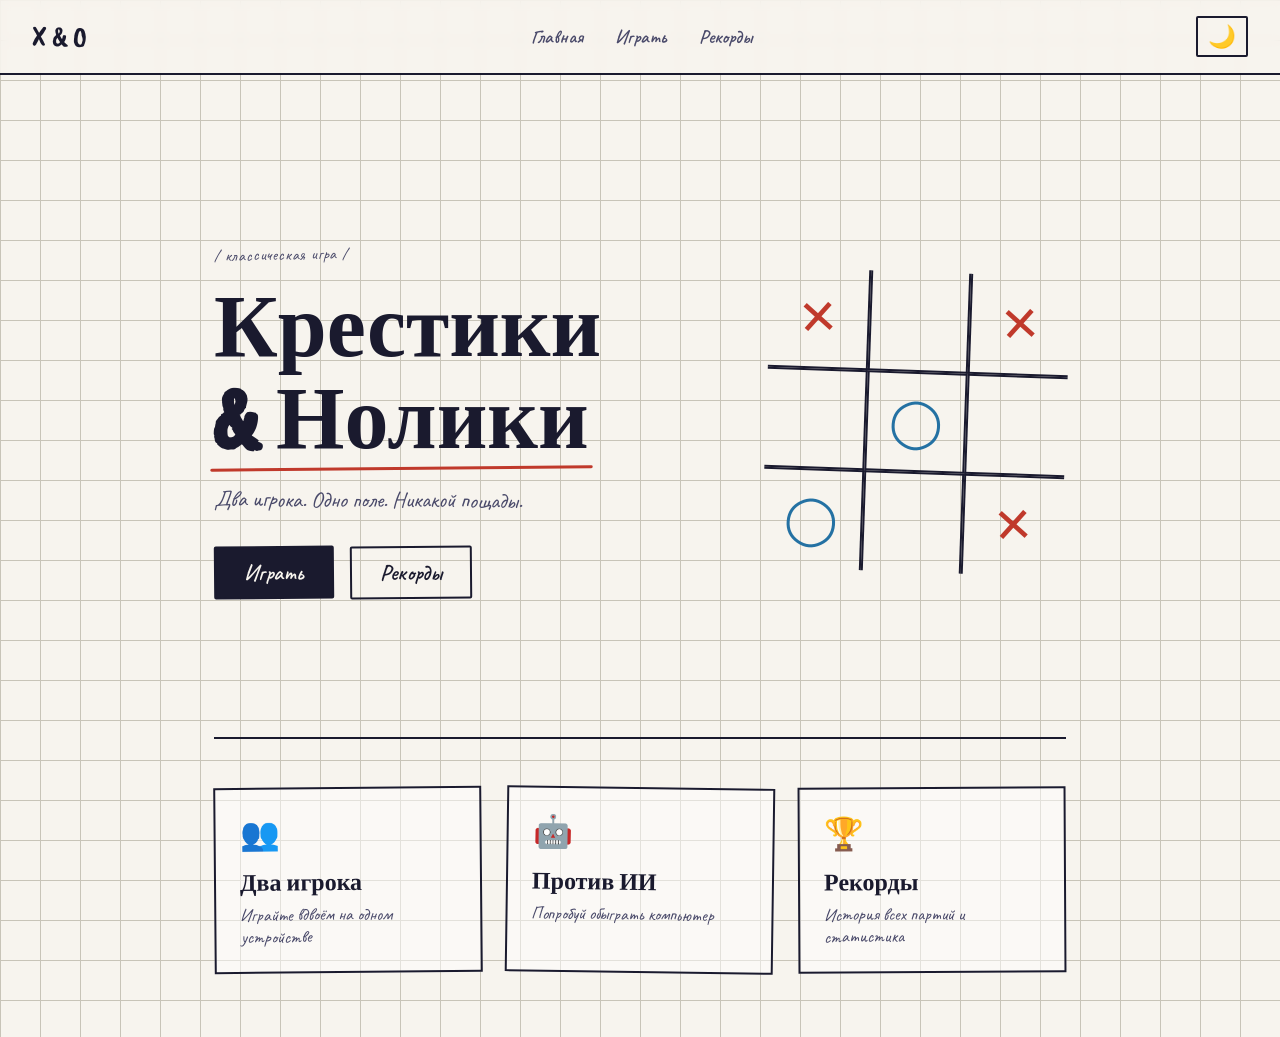
<file: index.html>
<!DOCTYPE html>
<html lang="ru">
<head>
  <meta charset="UTF-8">
  <meta name="viewport" content="width=device-width, initial-scale=1.0">
  <title>Крестики-нолики</title>
  <link rel="stylesheet" href="css/style.css">
  <link rel="stylesheet" href="css/index.css">
</head>
<body>

  <nav>
    <span class="logo">X & O</span>
    <ul>
      <li><a href="index.html">Главная</a></li>
      <li><a href="mode.html">Играть</a></li>
      <li><a href="records.html">Рекорды</a></li>
    </ul>
    <button class="theme-btn" id="theme-btn" onclick="toggleTheme()">🌙</button>
  </nav>

  <div class="page-wrapper">

    <section class="hero">
      <div class="hero-text">
        <p class="hero-label">/ классическая игра /</p>
        <h1 class="hero-title">
          Крестики<br>
          <span class="underline-hand">& Нолики</span>
        </h1>
        <p class="hero-desc">
          Два игрока. Одно поле. Никакой пощады.
        </p>
        <div class="hero-buttons">
          <a href="mode.html" class="btn btn-primary">Играть</a>
          <a href="records.html" class="btn">Рекорды</a>
        </div>
      </div>
      <div class="hero-board" aria-hidden="true">
        <div class="mini-board">
          <div class="mini-cell"><span class="x-mark">✕</span></div>
          <div class="mini-cell"></div>
          <div class="mini-cell"><span class="x-mark">✕</span></div>
          <div class="mini-cell"></div>
          <div class="mini-cell"><span class="o-mark">◯</span></div>
          <div class="mini-cell"></div>
          <div class="mini-cell"><span class="o-mark">◯</span></div>
          <div class="mini-cell"></div>
          <div class="mini-cell"><span class="x-mark">✕</span></div>
        </div>
      </div>
    </section>

    <section class="features">
      <div class="feature-card">
        <span class="feature-icon">👥</span>
        <h3>Два игрока</h3>
        <p>Играйте вдвоём на одном устройстве</p>
      </div>
      <div class="feature-card">
        <span class="feature-icon">🤖</span>
        <h3>Против ИИ</h3>
        <p>Попробуй обыграть компьютер</p>
      </div>
      <div class="feature-card">
        <span class="feature-icon">🏆</span>
        <h3>Рекорды</h3>
        <p>История всех партий и статистика</p>
      </div>
    </section>
  </div>
  <script src="js/app.js"></script>
</body>
</html>
</file>
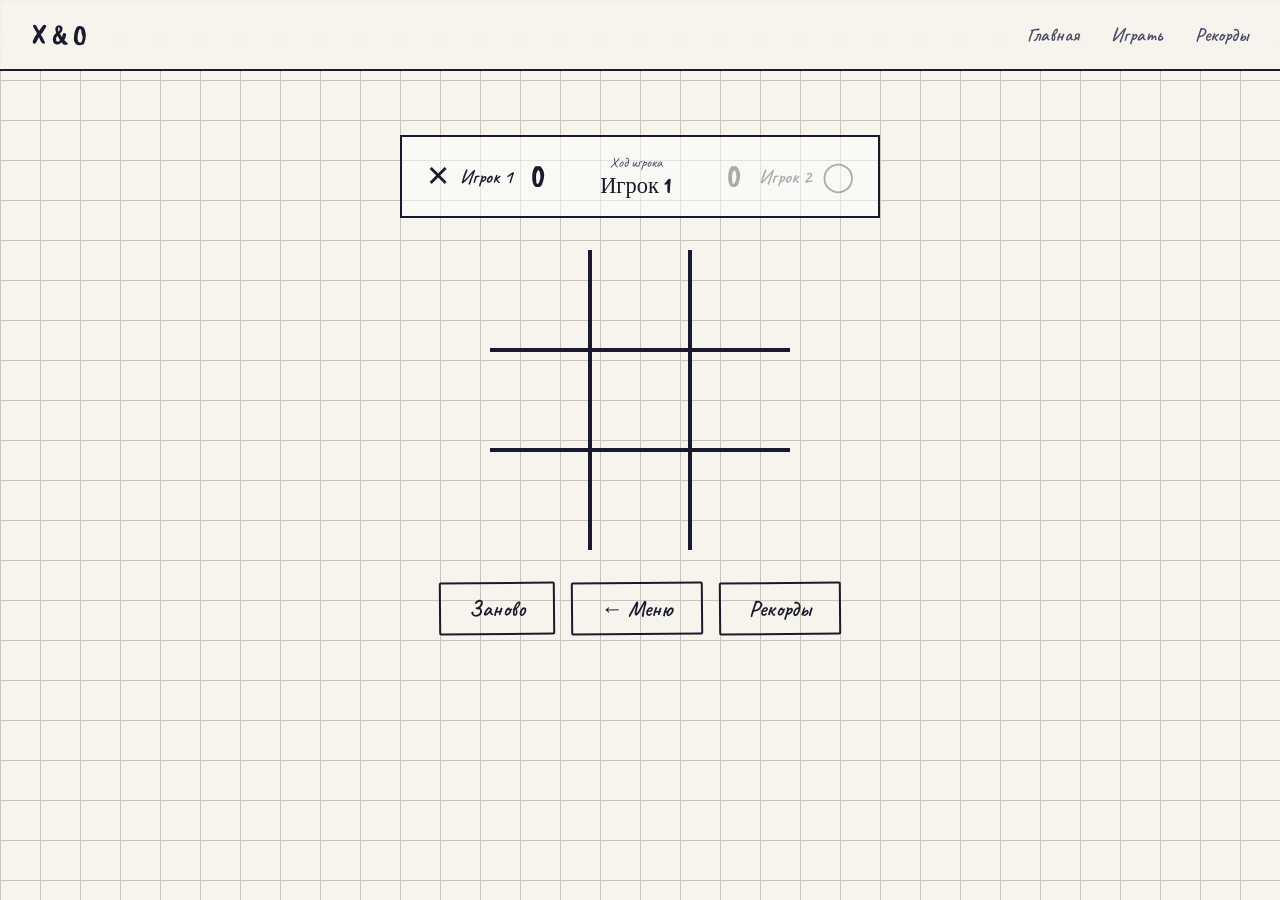
<file: game.html>
<!DOCTYPE html>
<html lang="ru">
<head>
  <meta charset="UTF-8">
  <meta name="viewport" content="width=device-width, initial-scale=1.0">
  <title>Игра — X & O</title>
  <link rel="stylesheet" href="css/style.css">
  <link rel="stylesheet" href="css/game.css">
</head>
<body>

  <nav>
    <a href="index.html" class="logo">X & O</a>
    <ul>
      <li><a href="index.html">Главная</a></li>
      <li><a href="mode.html">Играть</a></li>
      <li><a href="records.html">Рекорды</a></li>
    </ul>
  </nav>

  <div class="page-wrapper">
    <div class="game-container">

      <!-- Статус игры -->
      <div class="game-status">
        <div class="player-info" id="info-p1">
          <span class="player-symbol x-mark">✕</span>
          <span class="player-name" id="name-p1">Игрок 1</span>
          <span class="player-score" id="score-p1">0</span>
        </div>

        <div class="turn-indicator">
          <p class="turn-text" id="turn-text">Ход игрока</p>
          <p class="turn-name" id="turn-name">—</p>
        </div>

        <div class="player-info" id="info-p2">
          <span class="player-score" id="score-p2">0</span>
          <span class="player-name" id="name-p2">Игрок 2</span>
          <span class="player-symbol o-mark">◯</span>
        </div>
      </div>

      <!-- Игровое поле -->
      <div class="board-wrapper">
        <div class="board" id="board">
          <div class="cell" data-index="0"></div>
          <div class="cell" data-index="1"></div>
          <div class="cell" data-index="2"></div>
          <div class="cell" data-index="3"></div>
          <div class="cell" data-index="4"></div>
          <div class="cell" data-index="5"></div>
          <div class="cell" data-index="6"></div>
          <div class="cell" data-index="7"></div>
          <div class="cell" data-index="8"></div>
        </div>

        <!-- Победная линия SVG -->
        <svg class="win-line" id="win-line" viewBox="0 0 300 300">
          <line id="win-line-el" x1="0" y1="0" x2="0" y2="0"/>
        </svg>
      </div>

      <!-- Оверлей результата -->
      <div class="result-overlay" id="result-overlay">
        <div class="result-card">
          <p class="result-emoji" id="result-emoji">🏆</p>
          <p class="result-text" id="result-text">Победитель!</p>
          <p class="result-name" id="result-name">Имя</p>
          <div class="result-buttons">
            <button class="btn btn-primary" onclick="restartGame()">Ещё раз</button>
            <a href="mode.html" class="btn">В меню</a>
          </div>
        </div>
      </div>

      <!-- Кнопки управления -->
      <div class="game-controls">
        <button class="btn" onclick="restartGame()">Заново</button>
        <a href="mode.html" class="btn">← Меню</a>
        <a href="records.html" class="btn">Рекорды</a>
      </div>

    </div>
  </div>

  <script src="js/app.js"></script>
  <script src="js/game.js"></script>
</body>
</html>
</file>
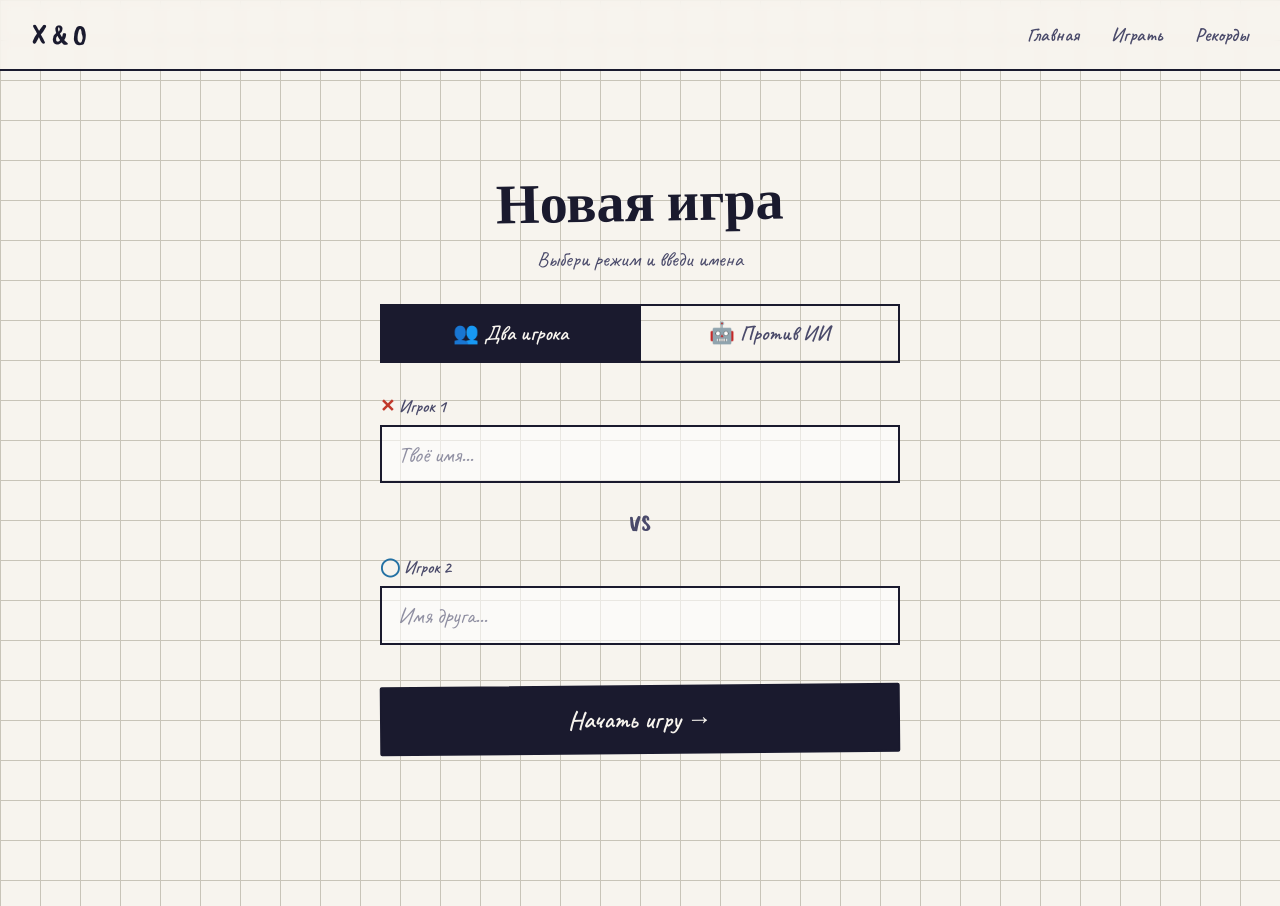
<file: mode.html>
<!DOCTYPE html>
<html lang="ru">
<head>
  <meta charset="UTF-8">
  <meta name="viewport" content="width=device-width, initial-scale=1.0">
  <title>Выбор режима — X & O</title>
  <link rel="stylesheet" href="css/style.css">
  <link rel="stylesheet" href="css/mode.css">
</head>
<body>

  <nav>
    <a href="index.html" class="logo">X & O</a>
    <ul>
      <li><a href="index.html">Главная</a></li>
      <li><a href="mode.html">Играть</a></li>
      <li><a href="records.html">Рекорды</a></li>
    </ul>
  </nav>

  <div class="page-wrapper">

    <div class="mode-container">

      <h1 class="mode-title">Новая игра</h1>
      <p class="mode-subtitle">Выбери режим и введи имена</p>

      <!-- Выбор режима -->
      <div class="mode-toggle">
        <button class="mode-btn active" id="btn-pvp" onclick="setMode('pvp')">
          👥 Два игрока
        </button>
        <button class="mode-btn" id="btn-ai" onclick="setMode('ai')">
          🤖 Против ИИ
        </button>
      </div>

      <!-- Сложность (только для ИИ) -->
      <div class="difficulty-block" id="difficulty-block">
        <p class="field-label">Сложность</p>
        <div class="difficulty-toggle">
          <button class="diff-btn active" id="diff-easy" onclick="setDifficulty('easy')">Лёгкий</button>
          <button class="diff-btn" id="diff-hard" onclick="setDifficulty('hard')">Сложный</button>
        </div>
      </div>

      <!-- Никнеймы -->
      <div class="players-block">

        <div class="player-field">
          <label class="field-label" for="player1">
            <span class="x-mark">✕</span> Игрок 1
          </label>
          <input
            type="text"
            id="player1"
            class="name-input"
            placeholder="Твоё имя..."
            maxlength="16"
          >
        </div>

        <div class="vs-divider" id="vs-divider">vs</div>

        <div class="player-field" id="player2-field">
          <label class="field-label" for="player2">
            <span class="o-mark">◯</span> Игрок 2
          </label>
          <input
            type="text"
            id="player2"
            class="name-input"
            placeholder="Имя друга..."
            maxlength="16"
          >
        </div>

        <div class="player-field ai-field" id="ai-field">
          <label class="field-label">
            <span class="o-mark">◯</span> Противник
          </label>
          <div class="ai-name">🤖 Компьютер</div>
        </div>

      </div>

      <!-- Кнопка старт -->
      <button class="btn btn-primary start-btn" onclick="startGame()">
        Начать игру →
      </button>

      <p class="error-msg" id="error-msg"></p>

    </div>

  </div>

  <script src="js/app.js"></script>
  <script src="js/mode.js"></script>
</body>
</html>
</file>
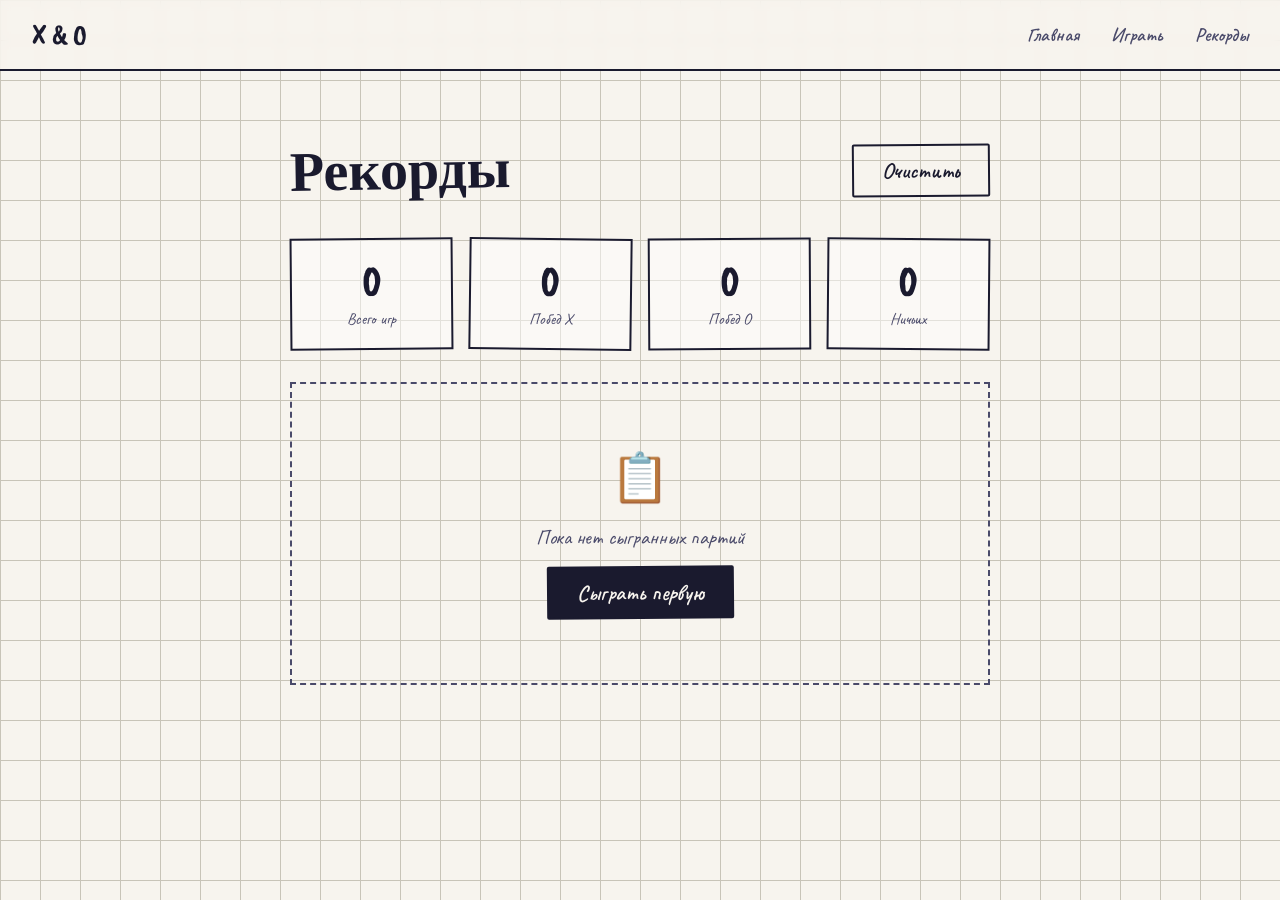
<file: records.html>
<!DOCTYPE html>
<html lang="ru">
<head>
  <meta charset="UTF-8">
  <meta name="viewport" content="width=device-width, initial-scale=1.0">
  <title>Рекорды — X & O</title>
  <link rel="stylesheet" href="css/style.css">
  <link rel="stylesheet" href="css/records.css">
</head>
<body>

  <nav>
    <a href="index.html" class="logo">X & O</a>
    <ul>
      <li><a href="index.html">Главная</a></li>
      <li><a href="mode.html">Играть</a></li>
      <li><a href="records.html">Рекорды</a></li>
    </ul>
  </nav>

  <div class="page-wrapper">
    <div class="records-container">

      <div class="records-header">
        <h1 class="records-title">Рекорды</h1>
        <button class="btn" id="clear-btn" onclick="clearRecords()">
          Очистить
        </button>
      </div>

      <div class="stats-block" id="stats-block">
        <div class="stat-card">
          <span class="stat-number" id="stat-total">0</span>
          <span class="stat-label">Всего игр</span>
        </div>
        <div class="stat-card">
          <span class="stat-number" id="stat-wins">0</span>
          <span class="stat-label">Побед X</span>
        </div>
        <div class="stat-card">
          <span class="stat-number" id="stat-losses">0</span>
          <span class="stat-label">Побед O</span>
        </div>
        <div class="stat-card">
          <span class="stat-number" id="stat-draws">0</span>
          <span class="stat-label">Ничьих</span>
        </div>
      </div>

      <div class="records-list" id="records-list">

        <div class="records-empty" id="records-empty">
          <p class="empty-icon">📋</p>
          <p class="empty-text">Пока нет сыгранных партий</p>
          <a href="mode.html" class="btn btn-primary">Сыграть первую</a>
        </div>

        <table class="records-table" id="records-table">
          <thead>
            <tr>
              <th>Дата</th>
              <th>Игрок X</th>
              <th>Игрок O</th>
              <th>Победитель</th>
              <th>Режим</th>
            </tr>
          </thead>
          <tbody id="records-tbody">
          </tbody>
        </table>

      </div>

    </div>
  </div>

  <script src="js/app.js"></script>
  <script src="js/records.js"></script>
</body>
</html>
</file>
<file: css/style.css>
@import url('https://fonts.googleapis.com/css2?family=Caveat:wght@400;600;700&family=Caveat+Brush&display=swap');

:root {
  --paper: #f7f4ee;
  --paper-dark: #ede9df;
  --ink: #1a1a2e;
  --ink-light: #4a4a6a;
  --pencil: #5c5c8a;
  --red-ink: #c0392b;
  --blue-ink: #2471a3;
  --line-color: #c8c4b8;
  --shadow: rgba(0,0,0,0.08);
  --font-hand: 'Caveat', cursive;
  --font-brush: 'Caveat Brush', cursive;
}

* {
  margin: 0;
  padding: 0;
  box-sizing: border-box;
}

body {
  font-family: var(--font-hand);
  background-color: var(--paper);
  background-image:
    linear-gradient(var(--line-color) 1px, transparent 1px),
    linear-gradient(90deg, var(--line-color) 1px, transparent 1px);
  background-size: 40px 40px;
  min-height: 100vh;
  color: var(--ink);
}

a {
  text-decoration: none;
  color: inherit;
}

button {
  font-family: var(--font-hand);
  cursor: pointer;
  border: none;
  background: none;
}

.btn {
  font-family: var(--font-hand);
  font-size: 1.4rem;
  font-weight: 600;
  color: var(--ink);
  padding: 10px 28px;
  border: 2.5px solid var(--ink);
  border-radius: 2px;
  background: transparent;
  cursor: pointer;
  position: relative;
  transition: transform 0.15s ease;
  transform: rotate(-0.5deg);
}

.btn:hover {
  transform: rotate(0.5deg) scale(1.03);
  background: var(--paper-dark);
}

.btn:active {
  transform: scale(0.97);
}

.btn-primary {
  background: var(--ink);
  color: var(--paper);
}

.btn-primary:hover {
  background: var(--pencil);
}

.page-wrapper {
  max-width: 900px;
  margin: 0 auto;
  padding: 2rem 1.5rem;
}

nav {
  display: flex;
  justify-content: space-between;
  align-items: center;
  padding: 1rem 2rem;
  border-bottom: 2px solid var(--ink);
  background: rgba(247, 244, 238, 0.85);
  backdrop-filter: blur(4px);
  position: sticky;
  top: 0;
  z-index: 100;
}

nav .logo {
  font-family: var(--font-brush);
  font-size: 1.8rem;
  color: var(--ink);
  transform: rotate(-1deg);
  display: inline-block;
}

nav ul {
  list-style: none;
  display: flex;
  gap: 2rem;
}

nav ul li a {
  font-size: 1.2rem;
  font-weight: 600;
  color: var(--ink-light);
  transition: color 0.2s;
}

nav ul li a:hover {
  color: var(--ink);
}

.underline-hand {
  position: relative;
  display: inline-block;
}

.underline-hand::after {
  content: '';
  position: absolute;
  bottom: -4px;
  left: 0;
  width: 100%;
  height: 3px;
  background: var(--red-ink);
  border-radius: 2px;
  transform: rotate(-0.5deg) scaleX(1.02);
}

body {
  animation: fadeIn 0.3s ease;
}

@keyframes fadeIn {
  from {
    opacity: 0;
    transform: translateY(6px);
  }
  to {
    opacity: 1;
    transform: translateY(0);
  }
}

body.dark {
  --paper: #1a1a2e;
  --paper-dark: #16213e;
  --ink: #e8e4d9;
  --ink-light: #a0a0c0;
  --pencil: #8888aa;
  --red-ink: #e05555;
  --blue-ink: #4a9fd4;
  --line-color: #2a2a4a;
  --shadow: rgba(0,0,0,0.3);
}

.theme-btn {
  font-size: 1.4rem;
  background: none;
  border: 2px solid var(--ink);
  padding: 4px 10px;
  cursor: pointer;
  transition: transform 0.2s;
  border-radius: 2px;
}

.theme-btn:hover {
  transform: rotate(20deg) scale(1.1);
}
</file>
<file: css/index.css>
.hero {
  display: flex;
  align-items: center;
  justify-content: space-between;
  gap: 2rem;
  min-height: 70vh;
  padding: 3rem 0;
}

.hero-label {
  font-size: 1rem;
  color: var(--ink-light);
  letter-spacing: 0.05em;
  margin-bottom: 1rem;
  transform: rotate(-1deg);
  display: inline-block;
}

.hero-title {
  font-family: var(--font-brush);
  font-size: 5.5rem;
  line-height: 1.05;
  color: var(--ink);
  margin-bottom: 1.2rem;
}

.hero-desc {
  font-size: 1.4rem;
  color: var(--ink-light);
  margin-bottom: 2rem;
  transform: rotate(0.3deg);
  display: inline-block;
}

.hero-buttons {
  display: flex;
  gap: 1rem;
  flex-wrap: wrap;
}

/* Мини-доска справа */
.hero-board {
  flex-shrink: 0;
}

.mini-board {
  display: grid;
  grid-template-columns: repeat(3, 100px);
  grid-template-rows: repeat(3, 100px);
  gap: 0;
  position: relative;
  transform: rotate(2deg);
}

.mini-cell {
  width: 100px;
  height: 100px;
  border: 2.5px solid var(--ink);
  display: flex;
  align-items: center;
  justify-content: center;
  font-size: 3rem;
}

/* Убираем внешние границы у крайних ячеек */
.mini-cell:nth-child(1),
.mini-cell:nth-child(2),
.mini-cell:nth-child(3) { border-top: none; }

.mini-cell:nth-child(7),
.mini-cell:nth-child(8),
.mini-cell:nth-child(9) { border-bottom: none; }

.mini-cell:nth-child(1),
.mini-cell:nth-child(4),
.mini-cell:nth-child(7) { border-left: none; }

.mini-cell:nth-child(3),
.mini-cell:nth-child(6),
.mini-cell:nth-child(9) { border-right: none; }

.x-mark {
  color: var(--red-ink);
  font-family: var(--font-brush);
  display: inline-block;
  transform: rotate(-5deg);
}

.o-mark {
  color: var(--blue-ink);
  font-family: var(--font-brush);
  display: inline-block;
  transform: rotate(3deg);
}

/* Секция фич */
.features {
  display: grid;
  grid-template-columns: repeat(3, 1fr);
  gap: 1.5rem;
  padding: 3rem 0 2rem;
  border-top: 2px solid var(--ink);
}

.feature-card {
  padding: 1.5rem;
  border: 2px solid var(--ink);
  background: rgba(255,255,255,0.5);
  transform: rotate(-0.5deg);
  transition: transform 0.2s ease;
}

.feature-card:nth-child(2) { transform: rotate(0.8deg); }
.feature-card:nth-child(3) { transform: rotate(-0.3deg); }

.feature-card:hover { transform: rotate(0deg) translateY(-4px); }

.feature-icon {
  font-size: 2rem;
  display: block;
  margin-bottom: 0.8rem;
}

.feature-card h3 {
  font-family: var(--font-brush);
  font-size: 1.5rem;
  margin-bottom: 0.4rem;
}

.feature-card p {
  font-size: 1.1rem;
  color: var(--ink-light);
}

/* Адаптив */
@media (max-width: 700px) {
  .hero {
    flex-direction: column;
    text-align: center;
    min-height: auto;
  }

  .hero-title { font-size: 3.5rem; }

  .hero-buttons { justify-content: center; }

  .features { grid-template-columns: 1fr; }

  .mini-board {
    grid-template-columns: repeat(3, 80px);
    grid-template-rows: repeat(3, 80px);
  }

  .mini-cell { width: 80px; height: 80px; }
}
</file>
<file: css/game.css>
.game-container {
  max-width: 480px;
  margin: 2rem auto;
  display: flex;
  flex-direction: column;
  align-items: center;
  gap: 2rem;
  position: relative;
}

/* Статус */
.game-status {
  display: flex;
  align-items: center;
  justify-content: space-between;
  width: 100%;
  padding: 1rem 1.5rem;
  border: 2.5px solid var(--ink);
  background: rgba(255,255,255,0.5);
}

.player-info {
  display: flex;
  align-items: center;
  gap: 0.6rem;
  transition: opacity 0.3s;
}

.player-info.inactive {
  opacity: 0.35;
}

.player-symbol {
  font-family: var(--font-brush);
  font-size: 1.8rem;
}

.player-name {
  font-size: 1.2rem;
  font-weight: 600;
  color: var(--ink);
}

.player-score {
  font-family: var(--font-brush);
  font-size: 2rem;
  color: var(--ink);
  min-width: 2rem;
  text-align: center;
}

.turn-indicator {
  text-align: center;
}

.turn-text {
  font-size: 0.9rem;
  color: var(--ink-light);
}

.turn-name {
  font-family: var(--font-brush);
  font-size: 1.4rem;
  color: var(--ink);
}

/* Поле */
.board-wrapper {
  position: relative;
  width: 300px;
  height: 300px;
}

.board {
  display: grid;
  grid-template-columns: repeat(3, 100px);
  grid-template-rows: repeat(3, 100px);
  width: 300px;
  height: 300px;
}

.cell {
  width: 100px;
  height: 100px;
  border: 2.5px solid var(--ink);
  display: flex;
  align-items: center;
  justify-content: center;
  font-family: var(--font-brush);
  font-size: 3.5rem;
  cursor: pointer;
  transition: background 0.15s;
  position: relative;
  user-select: none;
}

.cell:hover:not(.taken) {
  background: rgba(255,255,255,0.7);
}

.cell.taken {
  cursor: default;
}

.cell.x {
  color: var(--red-ink);
}

.cell.o {
  color: var(--blue-ink);
}

/* Убираем внешние границы */
.cell:nth-child(1),
.cell:nth-child(2),
.cell:nth-child(3) { border-top: none; }

.cell:nth-child(7),
.cell:nth-child(8),
.cell:nth-child(9) { border-bottom: none; }

.cell:nth-child(1),
.cell:nth-child(4),
.cell:nth-child(7) { border-left: none; }

.cell:nth-child(3),
.cell:nth-child(6),
.cell:nth-child(9) { border-right: none; }

/* Анимация появления символа */
.cell.pop {
  animation: pop 0.2s ease;
}

@keyframes pop {
  0%   { transform: scale(0.5); opacity: 0.3; }
  70%  { transform: scale(1.15); }
  100% { transform: scale(1); opacity: 1; }
}

/* Победная линия */
.win-line {
  position: absolute;
  top: 0;
  left: 0;
  width: 300px;
  height: 300px;
  pointer-events: none;
}

.win-line line {
  stroke: var(--red-ink);
  stroke-width: 4;
  stroke-linecap: round;
  stroke-dasharray: 500;
  stroke-dashoffset: 500;
  transition: stroke-dashoffset 0.4s ease;
}

.win-line line.draw {
  stroke-dashoffset: 0;
}

/* Оверлей результата */
.result-overlay {
  position: fixed;
  inset: 0;
  background: rgba(26, 26, 46, 0.5);
  display: flex;
  align-items: center;
  justify-content: center;
  z-index: 200;
  opacity: 0;
  pointer-events: none;
  transition: opacity 0.3s ease;
}

.result-overlay.visible {
  opacity: 1;
  pointer-events: all;
}

.result-card {
  background: var(--paper);
  border: 3px solid var(--ink);
  padding: 2.5rem 3rem;
  text-align: center;
  display: flex;
  flex-direction: column;
  align-items: center;
  gap: 0.8rem;
  transform: rotate(-1deg);
  max-width: 320px;
  width: 90%;
}

.result-emoji {
  font-size: 3rem;
}

.result-text {
  font-size: 1.2rem;
  color: var(--ink-light);
}

.result-name {
  font-family: var(--font-brush);
  font-size: 2.8rem;
  color: var(--ink);
}

.result-buttons {
  display: flex;
  gap: 1rem;
  margin-top: 0.5rem;
  flex-wrap: wrap;
  justify-content: center;
}

/* Кнопки управления */
.game-controls {
  display: flex;
  gap: 1rem;
  flex-wrap: wrap;
  justify-content: center;
}

/* Призрачный символ при наведении */
.cell:not(.taken):hover::after {
  content: attr(data-hint);
  position: absolute;
  font-family: var(--font-brush);
  font-size: 3.5rem;
  opacity: 0.15;
  pointer-events: none;
}

.cell.hint-x:not(.taken):hover::after {
  color: var(--red-ink);
}

.cell.hint-o:not(.taken):hover::after {
  color: var(--blue-ink);
}
</file>
<file: css/mode.css>
.mode-container {
  max-width: 520px;
  margin: 4rem auto;
  display: flex;
  flex-direction: column;
  align-items: center;
  gap: 2rem;
}

.mode-title {
  font-family: var(--font-brush);
  font-size: 3.5rem;
  color: var(--ink);
  transform: rotate(-1deg);
}

.mode-subtitle {
  font-size: 1.3rem;
  color: var(--ink-light);
  margin-top: -1.5rem;
}

/* Переключатель режима */
.mode-toggle {
  display: flex;
  gap: 0;
  border: 2.5px solid var(--ink);
  overflow: hidden;
  width: 100%;
}

.mode-btn {
  flex: 1;
  padding: 0.9rem 1rem;
  font-family: var(--font-hand);
  font-size: 1.3rem;
  font-weight: 600;
  color: var(--ink-light);
  background: transparent;
  border: none;
  border-right: 2px solid var(--ink);
  cursor: pointer;
  transition: background 0.2s, color 0.2s;
}

.mode-btn:last-child {
  border-right: none;
}

.mode-btn.active {
  background: var(--ink);
  color: var(--paper);
}

.mode-btn:not(.active):hover {
  background: var(--paper-dark);
}

/* Сложность */
.difficulty-block {
  width: 100%;
  display: none;
}

.difficulty-block.visible {
  display: block;
}

.field-label {
  font-size: 1.1rem;
  font-weight: 600;
  color: var(--ink-light);
  margin-bottom: 0.5rem;
  display: block;
}

.difficulty-toggle {
  display: flex;
  border: 2px solid var(--ink);
  overflow: hidden;
}

.diff-btn {
  flex: 1;
  padding: 0.6rem;
  font-family: var(--font-hand);
  font-size: 1.2rem;
  font-weight: 600;
  color: var(--ink-light);
  background: transparent;
  border: none;
  border-right: 2px solid var(--ink);
  cursor: pointer;
  transition: background 0.2s, color 0.2s;
}

.diff-btn:last-child {
  border-right: none;
}

.diff-btn.active {
  background: var(--ink);
  color: var(--paper);
}

/* Поля игроков */
.players-block {
  width: 100%;
  display: flex;
  flex-direction: column;
  align-items: center;
  gap: 1rem;
}

.player-field {
  width: 100%;
}

.x-mark {
  color: var(--red-ink);
  font-family: var(--font-brush);
}

.o-mark {
  color: var(--blue-ink);
  font-family: var(--font-brush);
}

.name-input {
  width: 100%;
  padding: 0.8rem 1rem;
  font-family: var(--font-hand);
  font-size: 1.4rem;
  color: var(--ink);
  background: rgba(255,255,255,0.6);
  border: 2.5px solid var(--ink);
  border-radius: 0;
  outline: none;
  transition: background 0.2s;
}

.name-input:focus {
  background: white;
}

.name-input::placeholder {
  color: var(--ink-light);
  opacity: 0.6;
}

.vs-divider {
  font-family: var(--font-brush);
  font-size: 2rem;
  color: var(--ink-light);
  transform: rotate(-2deg);
}

.ai-field {
  display: none;
}

.ai-field.visible {
  display: block;
}

.ai-name {
  font-size: 1.4rem;
  font-weight: 600;
  padding: 0.8rem 1rem;
  border: 2.5px dashed var(--ink-light);
  color: var(--ink-light);
  background: rgba(255,255,255,0.3);
}

/* Кнопка старт */
.start-btn {
  width: 100%;
  padding: 1rem;
  font-size: 1.6rem;
  margin-top: 0.5rem;
}

/* Ошибка */
.error-msg {
  font-size: 1.1rem;
  color: var(--red-ink);
  min-height: 1.5rem;
  transform: rotate(-0.5deg);
}
</file>
<file: css/records.css>
.records-container {
  max-width: 700px;
  margin: 2rem auto;
  display: flex;
  flex-direction: column;
  gap: 2rem;
}

.records-header {
  display: flex;
  align-items: center;
  justify-content: space-between;
}

.records-title {
  font-family: var(--font-brush);
  font-size: 3.5rem;
  color: var(--ink);
  transform: rotate(-1deg);
  display: inline-block;
}

/* Статистика */
.stats-block {
  display: grid;
  grid-template-columns: repeat(4, 1fr);
  gap: 1rem;
}

.stat-card {
  border: 2.5px solid var(--ink);
  padding: 1.2rem 1rem;
  text-align: center;
  background: rgba(255,255,255,0.5);
  display: flex;
  flex-direction: column;
  gap: 0.3rem;
  transform: rotate(-0.5deg);
  transition: transform 0.2s;
}

.stat-card:nth-child(2) { transform: rotate(0.7deg); }
.stat-card:nth-child(3) { transform: rotate(-0.3deg); }
.stat-card:nth-child(4) { transform: rotate(0.5deg); }

.stat-card:hover { transform: rotate(0deg) translateY(-3px); }

.stat-number {
  font-family: var(--font-brush);
  font-size: 2.8rem;
  color: var(--ink);
  line-height: 1;
}

.stat-label {
  font-size: 1rem;
  color: var(--ink-light);
}

/* Пустое состояние */
.records-empty {
  display: flex;
  flex-direction: column;
  align-items: center;
  gap: 1rem;
  padding: 4rem 2rem;
  border: 2.5px dashed var(--ink-light);
  text-align: center;
}

.empty-icon {
  font-size: 3rem;
}

.empty-text {
  font-size: 1.3rem;
  color: var(--ink-light);
}

/* Таблица */
.records-table {
  width: 100%;
  border-collapse: collapse;
  display: none;
}

.records-table.visible {
  display: table;
}

.records-table thead tr {
  border-bottom: 2.5px solid var(--ink);
}

.records-table th {
  font-family: var(--font-hand);
  font-size: 1.1rem;
  font-weight: 600;
  color: var(--ink-light);
  padding: 0.8rem 1rem;
  text-align: left;
}

.records-table td {
  font-size: 1.2rem;
  padding: 0.8rem 1rem;
  border-bottom: 1.5px solid var(--line-color);
  color: var(--ink);
}

.records-table tbody tr:hover {
  background: rgba(255,255,255,0.6);
}

.winner-cell {
  font-weight: 600;
}

.winner-cell.win-x {
  color: var(--red-ink);
}

.winner-cell.win-o {
  color: var(--blue-ink);
}

.winner-cell.draw {
  color: var(--ink-light);
}

.mode-badge {
  font-size: 0.95rem;
  padding: 2px 10px;
  border: 1.5px solid var(--ink-light);
  color: var(--ink-light);
  display: inline-block;
}

@media (max-width: 600px) {
  .stats-block {
    grid-template-columns: repeat(2, 1fr);
  }

  .records-table th:last-child,
  .records-table td:last-child {
    display: none;
  }
}
</file>
